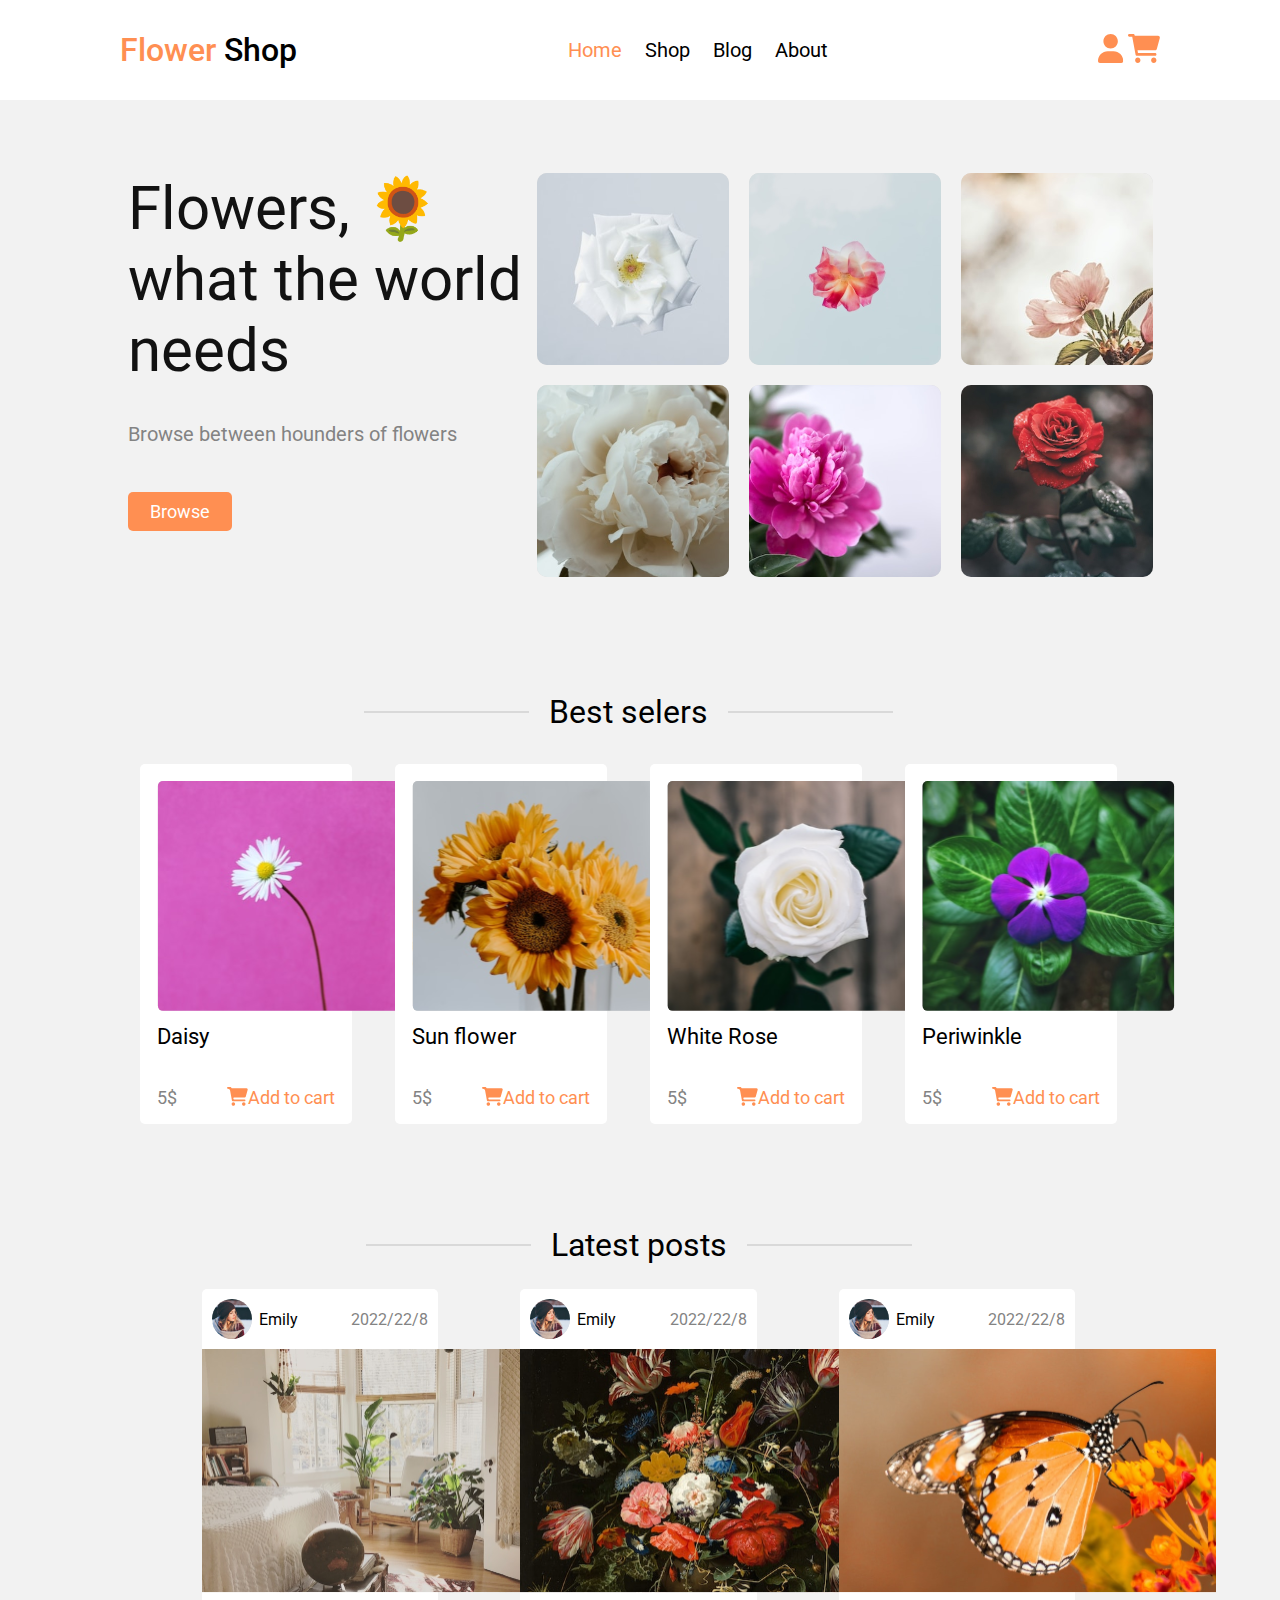
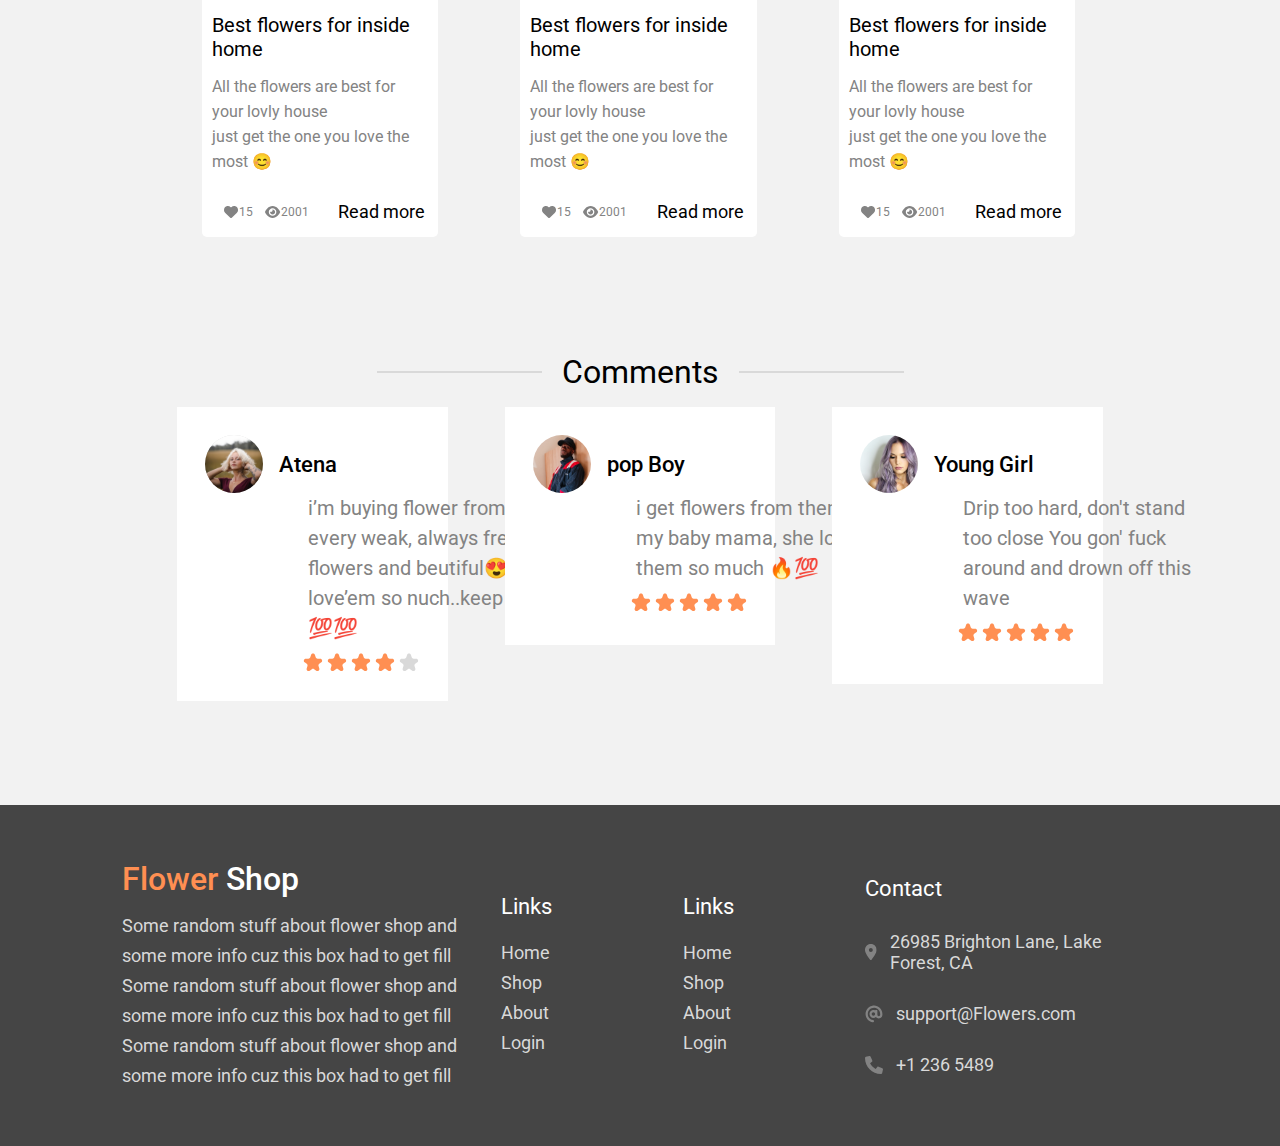
<file: page/homePage/index.html>
<!DOCTYPE html>
<html lang="en">
  <head>
    <meta charset="UTF-8" />
    <meta name="viewport" content="width=device-width, initial-scale=1.0" />
    <title>Document</title>
    <link rel="stylesheet" href="../../assets/css/reset.css" />
    <link rel="stylesheet" href="./index.css" />
  </head>

  <body>
    <div class="container">
      <nav>
        <h1>Flower <span>Shop</span></h1>
        <ul>
          <li>
            <a href="#">Home</a>
          </li>
          <li>
            <a href="#">Shop</a>
          </li>
          <li>
            <a href="#">Blog</a>
          </li>
          <li>
            <a href="#">About</a>
          </li>
        </ul>

        <div class="basket-box">
          <svg
            xmlns="http://www.w3.org/2000/svg"
            width="26"
            height="29"
            viewBox="0 0 26 29"
            fill="none"
          >
            <g clip-path="url(#clip0_40_26)">
              <path
                d="M12.629 14.5C16.6151 14.5 19.8456 11.2539 19.8456 7.25C19.8456 3.24607 16.6151 0 12.629 0C8.64299 0 5.41244 3.24607 5.41244 7.25C5.41244 11.2539 8.64299 14.5 12.629 14.5ZM15.4875 17.2188H9.77059C4.37562 17.2188 0 21.6141 0 27.0346C0 28.1187 0.875012 28.9983 1.95412 28.9983H23.3051C24.3842 29 25.2581 28.1221 25.2581 27.0346C25.2581 21.6141 20.883 17.2188 15.4875 17.2188Z"
                fill="#FF8F52"
              />
            </g>
            <defs>
              <clipPath id="clip0_40_26">
                <rect width="25.2581" height="29" fill="white" />
              </clipPath>
            </defs>
          </svg>
          <svg
            xmlns="http://www.w3.org/2000/svg"
            width="32"
            height="29"
            viewBox="0 0 32 29"
            fill="none"
          >
            <g clip-path="url(#clip0_2_9)">
              <path
                d="M5.33333 0C5.97222 0 6.52222 0.463887 6.64444 1.10506L6.72778 1.8125H30.1C31.2278 1.8125 32.1278 2.95947 31.8111 4.11551L28.8111 14.9928C28.5944 15.7744 27.8944 16.3125 27.1 16.3125H9.48333L9.99444 19.0312H27.1111C27.85 19.0312 28.4444 19.6373 28.4444 20.3906C28.4444 21.1439 27.85 21.75 27.1111 21.75H8.83889C8.25 21.75 7.7 21.2855 7.57778 20.6455L4.23 2.71875H1.33333C0.597222 2.71875 0 2.10986 0 1.35938C0 0.608887 0.597222 0 1.33333 0H5.33333ZM7.11111 26.2812C7.11111 24.7803 8.30556 23.5625 9.77778 23.5625C11.25 23.5625 12.4444 24.7803 12.4444 26.2812C12.4444 27.7822 11.25 29 9.77778 29C8.30556 29 7.11111 27.7822 7.11111 26.2812ZM28.4444 26.2812C28.4444 27.7822 27.25 29 25.7778 29C24.3056 29 23.1111 27.7822 23.1111 26.2812C23.1111 24.7803 24.3056 23.5625 25.7778 23.5625C27.25 23.5625 28.4444 24.7803 28.4444 26.2812Z"
                fill="#FF8F52"
              />
            </g>
            <defs>
              <clipPath id="clip0_2_9">
                <rect width="32" height="29" fill="white" />
              </clipPath>
            </defs>
          </svg>
        </div>
      </nav>
      <div id="home-page">
        <div class="text-box">
          <h1>
            Flowers, 🌻 <br />
            what the world <br />
            needs
          </h1>
          <p>Browse between hounders of flowers</p>
          <button>
            <a href="#">Browse</a>
          </button>
        </div>

        <div class="grid-box">
          <img src="../../assets/photo/Rectangle 25.svg" alt="" />
          <img src="../../assets/photo/Rectangle 7.svg" alt="" />
          <img src="../../assets/photo/Rectangle 5.svg" alt="" />
          <img src="../../assets/photo/Rectangle 3.svg" alt="" />
          <img src="../../assets/photo/Rectangle 4.svg" alt="" />
          <img src="../../assets/photo/Rectangle 26.svg" alt="" />
        </div>
      </div>
      <div id="best-seller-page">
        <div class="header-text">
          <hr />
          <h1>Best selers</h1>
          <hr />
        </div>

        <ul>
          <li>
            <img src="../../assets/photo/Rectangle 58.svg" alt="" />
            <h2>Daisy</h2>
            <div class="price">
              <p>5$</p>
              <div class="add-to-cart">
                <svg
                  xmlns="http://www.w3.org/2000/svg"
                  width="21"
                  height="19"
                  viewBox="0 0 21 19"
                  fill="none"
                >
                  <path
                    d="M3.46832 0C3.88379 0 4.24146 0.30167 4.32095 0.71863C4.35185 0.980983 4.57421 1.17869 4.83838 1.17869H19.5743C20.3077 1.17869 20.893 1.92457 20.6871 2.67635L18.7361 9.74994C18.5952 10.2583 18.14 10.6082 17.6234 10.6082H7.23279C6.6791 10.6082 6.2617 11.1114 6.364 11.6555C6.44256 12.0734 6.80755 12.3762 7.23279 12.3762H17.6306C18.1111 12.3762 18.4977 12.7703 18.4977 13.2602C18.4977 13.7501 18.1111 14.1442 17.6306 14.1442H5.74801C5.36505 14.1442 5.00738 13.8422 4.9279 13.426L3.09661 3.61975C2.89614 2.54625 1.95913 1.76803 0.867079 1.76803C0.388379 1.76803 0 1.37206 0 0.884015C0 0.395965 0.388379 0 0.867079 0H3.46832ZM4.62442 17.091C4.62442 16.1148 5.40118 15.3229 6.35858 15.3229C7.31598 15.3229 8.09274 16.1148 8.09274 17.091C8.09274 18.067 7.31598 18.859 6.35858 18.859C5.40118 18.859 4.62442 18.067 4.62442 17.091ZM18.4977 17.091C18.4977 18.067 17.7209 18.859 16.7635 18.859C15.8061 18.859 15.0294 18.067 15.0294 17.091C15.0294 16.1148 15.8061 15.3229 16.7635 15.3229C17.7209 15.3229 18.4977 16.1148 18.4977 17.091Z"
                    fill="#FF8F52"
                  />
                </svg>
                <p>Add to cart</p>
              </div>
            </div>
          </li>

          <li>
            <img src="../../assets/photo/Rectangle 58 (1).svg" alt="" />
            <h2>Sun flower</h2>
            <div class="price">
              <p>5$</p>
              <div class="add-to-cart">
                <svg
                  xmlns="http://www.w3.org/2000/svg"
                  width="21"
                  height="19"
                  viewBox="0 0 21 19"
                  fill="none"
                >
                  <path
                    d="M3.46832 0C3.88379 0 4.24146 0.30167 4.32095 0.71863C4.35185 0.980983 4.57421 1.17869 4.83838 1.17869H19.5743C20.3077 1.17869 20.893 1.92457 20.6871 2.67635L18.7361 9.74994C18.5952 10.2583 18.14 10.6082 17.6234 10.6082H7.23279C6.6791 10.6082 6.2617 11.1114 6.364 11.6555C6.44256 12.0734 6.80755 12.3762 7.23279 12.3762H17.6306C18.1111 12.3762 18.4977 12.7703 18.4977 13.2602C18.4977 13.7501 18.1111 14.1442 17.6306 14.1442H5.74801C5.36505 14.1442 5.00738 13.8422 4.9279 13.426L3.09661 3.61975C2.89614 2.54625 1.95913 1.76803 0.867079 1.76803C0.388379 1.76803 0 1.37206 0 0.884015C0 0.395965 0.388379 0 0.867079 0H3.46832ZM4.62442 17.091C4.62442 16.1148 5.40118 15.3229 6.35858 15.3229C7.31598 15.3229 8.09274 16.1148 8.09274 17.091C8.09274 18.067 7.31598 18.859 6.35858 18.859C5.40118 18.859 4.62442 18.067 4.62442 17.091ZM18.4977 17.091C18.4977 18.067 17.7209 18.859 16.7635 18.859C15.8061 18.859 15.0294 18.067 15.0294 17.091C15.0294 16.1148 15.8061 15.3229 16.7635 15.3229C17.7209 15.3229 18.4977 16.1148 18.4977 17.091Z"
                    fill="#FF8F52"
                  />
                </svg>
                <p>Add to cart</p>
              </div>
            </div>
          </li>

          <li>
            <img src="../../assets/photo/Rectangle 58 (2).svg" alt="" />
            <h2>White Rose</h2>
            <div class="price">
              <p>5$</p>
              <div class="add-to-cart">
                <svg
                  xmlns="http://www.w3.org/2000/svg"
                  width="21"
                  height="19"
                  viewBox="0 0 21 19"
                  fill="none"
                >
                  <path
                    d="M3.46832 0C3.88379 0 4.24146 0.30167 4.32095 0.71863C4.35185 0.980983 4.57421 1.17869 4.83838 1.17869H19.5743C20.3077 1.17869 20.893 1.92457 20.6871 2.67635L18.7361 9.74994C18.5952 10.2583 18.14 10.6082 17.6234 10.6082H7.23279C6.6791 10.6082 6.2617 11.1114 6.364 11.6555C6.44256 12.0734 6.80755 12.3762 7.23279 12.3762H17.6306C18.1111 12.3762 18.4977 12.7703 18.4977 13.2602C18.4977 13.7501 18.1111 14.1442 17.6306 14.1442H5.74801C5.36505 14.1442 5.00738 13.8422 4.9279 13.426L3.09661 3.61975C2.89614 2.54625 1.95913 1.76803 0.867079 1.76803C0.388379 1.76803 0 1.37206 0 0.884015C0 0.395965 0.388379 0 0.867079 0H3.46832ZM4.62442 17.091C4.62442 16.1148 5.40118 15.3229 6.35858 15.3229C7.31598 15.3229 8.09274 16.1148 8.09274 17.091C8.09274 18.067 7.31598 18.859 6.35858 18.859C5.40118 18.859 4.62442 18.067 4.62442 17.091ZM18.4977 17.091C18.4977 18.067 17.7209 18.859 16.7635 18.859C15.8061 18.859 15.0294 18.067 15.0294 17.091C15.0294 16.1148 15.8061 15.3229 16.7635 15.3229C17.7209 15.3229 18.4977 16.1148 18.4977 17.091Z"
                    fill="#FF8F52"
                  />
                </svg>
                <p>Add to cart</p>
              </div>
            </div>
          </li>

          <li>
            <img src="../../assets/photo/Rectangle 58 (3).svg" alt="" />
            <h2>Periwinkle</h2>
            <div class="price">
              <p>5$</p>
              <div class="add-to-cart">
                <svg
                  xmlns="http://www.w3.org/2000/svg"
                  width="21"
                  height="19"
                  viewBox="0 0 21 19"
                  fill="none"
                >
                  <path
                    d="M3.46832 0C3.88379 0 4.24146 0.30167 4.32095 0.71863C4.35185 0.980983 4.57421 1.17869 4.83838 1.17869H19.5743C20.3077 1.17869 20.893 1.92457 20.6871 2.67635L18.7361 9.74994C18.5952 10.2583 18.14 10.6082 17.6234 10.6082H7.23279C6.6791 10.6082 6.2617 11.1114 6.364 11.6555C6.44256 12.0734 6.80755 12.3762 7.23279 12.3762H17.6306C18.1111 12.3762 18.4977 12.7703 18.4977 13.2602C18.4977 13.7501 18.1111 14.1442 17.6306 14.1442H5.74801C5.36505 14.1442 5.00738 13.8422 4.9279 13.426L3.09661 3.61975C2.89614 2.54625 1.95913 1.76803 0.867079 1.76803C0.388379 1.76803 0 1.37206 0 0.884015C0 0.395965 0.388379 0 0.867079 0H3.46832ZM4.62442 17.091C4.62442 16.1148 5.40118 15.3229 6.35858 15.3229C7.31598 15.3229 8.09274 16.1148 8.09274 17.091C8.09274 18.067 7.31598 18.859 6.35858 18.859C5.40118 18.859 4.62442 18.067 4.62442 17.091ZM18.4977 17.091C18.4977 18.067 17.7209 18.859 16.7635 18.859C15.8061 18.859 15.0294 18.067 15.0294 17.091C15.0294 16.1148 15.8061 15.3229 16.7635 15.3229C17.7209 15.3229 18.4977 16.1148 18.4977 17.091Z"
                    fill="#FF8F52"
                  />
                </svg>
                <p>Add to cart</p>
              </div>
            </div>
          </li>
        </ul>
      </div>
      <div id="post-page">
        <div class="headers">
          <hr />
          <h1>Latest posts</h1>
          <hr />
        </div>

        <ul>
          <li>
            <div class="post-date">
              <div class="user-name">
                <img src="../../assets/photo/Ellipse 3.svg" alt="" />
                <h2>Emily</h2>
              </div>
              <p>2022/22/8</p>
            </div>

            <img src="../../assets/photo/Rectangle 56.svg" alt="" />

            <div class="text-box">
              <h3>Best flowers for inside home</h3>
              <p>
                All the flowers are best for your lovly house <br />
                just get the one you love the most 😊
              </p>

              <div class="post-about">
                <div class="activity">
                  <div class="like">
                    <svg
                      xmlns="http://www.w3.org/2000/svg"
                      width="15"
                      height="12"
                      viewBox="0 0 15 12"
                      fill="none"
                    >
                      <path
                        d="M0 4.0767V3.91774C0 2.002 1.38459 0.368009 3.27237 0.0533794C4.49745 -0.154638 5.7938 0.252627 6.68726 1.14746L6.69937 1.15955C6.87237 1.33227 7.15421 1.32678 7.32035 1.14746C8.23848 0.252627 9.51016 -0.154638 10.7599 0.0533794C12.6482 0.368009 14.0323 2.002 14.0323 3.91774V4.0767C14.0323 5.21408 13.5609 6.30213 12.7277 7.07774L7.77531 11.7013C7.56976 11.8931 7.29843 12 7.01614 12C6.73385 12 6.46252 11.8931 6.25697 11.7013L1.30429 7.07774C0.472219 6.30213 0 5.21408 0 4.0767Z"
                        fill="#838383"
                      />
                    </svg>
                    <p>15</p>
                  </div>
                  <div class="review">
                    <svg
                      xmlns="http://www.w3.org/2000/svg"
                      width="16"
                      height="12"
                      viewBox="0 0 16 12"
                      fill="none"
                    >
                      <path
                        d="M7.44594 3.64239C7.40676 3.54143 7.47066 3.42857 7.57895 3.42857C8.97369 3.42857 10.1053 4.55625 10.1053 6C10.1053 7.41964 8.97369 8.57143 7.57895 8.57143C6.16053 8.57143 5.05263 7.41964 5.05263 6C5.05263 5.89066 5.16723 5.82653 5.26878 5.86705C5.4621 5.94417 5.6735 6 5.89474 6C6.82369 6 7.57895 5.23125 7.57895 4.28571C7.57895 4.05816 7.52294 3.84084 7.44594 3.64239ZM12.6474 2.15893C13.879 3.32143 14.7026 4.69018 15.0921 5.67054C15.1789 5.88214 15.1789 6.11786 15.0921 6.32946C14.7026 7.28571 13.879 8.65446 12.6474 9.84107C11.4079 11.0143 9.70527 12 7.57895 12C5.45263 12 3.75 11.0143 2.51106 9.84107C1.27948 8.65446 0.456319 7.28571 0.0647664 6.32946C-0.0215888 6.11786 -0.0215888 5.88214 0.0647664 5.67054C0.456319 4.69018 1.27948 3.32143 2.51106 2.15893C3.75 0.986786 5.45263 0 7.57895 0C9.70527 0 11.4079 0.986786 12.6474 2.15893ZM7.57895 2.14286C5.48685 2.14286 3.78948 3.87054 3.78948 6C3.78948 8.12946 5.48685 9.85714 7.57895 9.85714C9.67105 9.85714 11.3684 8.12946 11.3684 6C11.3684 3.87054 9.67105 2.14286 7.57895 2.14286Z"
                        fill="#838383"
                      />
                    </svg>
                    <p>2001</p>
                  </div>
                </div>

                <a href="#">Read more</a>
              </div>
            </div>
          </li>

          <li>
            <div class="post-date">
              <div class="user-name">
                <img src="../../assets/photo/Ellipse 3.svg" alt="" />
                <h2>Emily</h2>
              </div>
              <p>2022/22/8</p>
            </div>

            <img src="../../assets/photo/Rectangle 64.svg" alt="" />

            <div class="text-box">
              <h3>Best flowers for inside home</h3>
              <p>
                All the flowers are best for your lovly house <br />
                just get the one you love the most 😊
              </p>

              <div class="post-about">
                <div class="activity">
                  <div class="like">
                    <svg
                      xmlns="http://www.w3.org/2000/svg"
                      width="15"
                      height="12"
                      viewBox="0 0 15 12"
                      fill="none"
                    >
                      <path
                        d="M0 4.0767V3.91774C0 2.002 1.38459 0.368009 3.27237 0.0533794C4.49745 -0.154638 5.7938 0.252627 6.68726 1.14746L6.69937 1.15955C6.87237 1.33227 7.15421 1.32678 7.32035 1.14746C8.23848 0.252627 9.51016 -0.154638 10.7599 0.0533794C12.6482 0.368009 14.0323 2.002 14.0323 3.91774V4.0767C14.0323 5.21408 13.5609 6.30213 12.7277 7.07774L7.77531 11.7013C7.56976 11.8931 7.29843 12 7.01614 12C6.73385 12 6.46252 11.8931 6.25697 11.7013L1.30429 7.07774C0.472219 6.30213 0 5.21408 0 4.0767Z"
                        fill="#838383"
                      />
                    </svg>
                    <p>15</p>
                  </div>
                  <div class="review">
                    <svg
                      xmlns="http://www.w3.org/2000/svg"
                      width="16"
                      height="12"
                      viewBox="0 0 16 12"
                      fill="none"
                    >
                      <path
                        d="M7.44594 3.64239C7.40676 3.54143 7.47066 3.42857 7.57895 3.42857C8.97369 3.42857 10.1053 4.55625 10.1053 6C10.1053 7.41964 8.97369 8.57143 7.57895 8.57143C6.16053 8.57143 5.05263 7.41964 5.05263 6C5.05263 5.89066 5.16723 5.82653 5.26878 5.86705C5.4621 5.94417 5.6735 6 5.89474 6C6.82369 6 7.57895 5.23125 7.57895 4.28571C7.57895 4.05816 7.52294 3.84084 7.44594 3.64239ZM12.6474 2.15893C13.879 3.32143 14.7026 4.69018 15.0921 5.67054C15.1789 5.88214 15.1789 6.11786 15.0921 6.32946C14.7026 7.28571 13.879 8.65446 12.6474 9.84107C11.4079 11.0143 9.70527 12 7.57895 12C5.45263 12 3.75 11.0143 2.51106 9.84107C1.27948 8.65446 0.456319 7.28571 0.0647664 6.32946C-0.0215888 6.11786 -0.0215888 5.88214 0.0647664 5.67054C0.456319 4.69018 1.27948 3.32143 2.51106 2.15893C3.75 0.986786 5.45263 0 7.57895 0C9.70527 0 11.4079 0.986786 12.6474 2.15893ZM7.57895 2.14286C5.48685 2.14286 3.78948 3.87054 3.78948 6C3.78948 8.12946 5.48685 9.85714 7.57895 9.85714C9.67105 9.85714 11.3684 8.12946 11.3684 6C11.3684 3.87054 9.67105 2.14286 7.57895 2.14286Z"
                        fill="#838383"
                      />
                    </svg>
                    <p>2001</p>
                  </div>
                </div>

                <a href="#">Read more</a>
              </div>
            </div>
          </li>

          <li>
            <div class="post-date">
              <div class="user-name">
                <img src="../../assets/photo/Ellipse 3.svg" alt="" />
                <h2>Emily</h2>
              </div>
              <p>2022/22/8</p>
            </div>

            <img src="../../assets/photo/Rectangle 66.svg" alt="" />

            <div class="text-box">
              <h3>Best flowers for inside home</h3>
              <p>
                All the flowers are best for your lovly house <br />
                just get the one you love the most 😊
              </p>

              <div class="post-about">
                <div class="activity">
                  <div class="like">
                    <svg
                      xmlns="http://www.w3.org/2000/svg"
                      width="15"
                      height="12"
                      viewBox="0 0 15 12"
                      fill="none"
                    >
                      <path
                        d="M0 4.0767V3.91774C0 2.002 1.38459 0.368009 3.27237 0.0533794C4.49745 -0.154638 5.7938 0.252627 6.68726 1.14746L6.69937 1.15955C6.87237 1.33227 7.15421 1.32678 7.32035 1.14746C8.23848 0.252627 9.51016 -0.154638 10.7599 0.0533794C12.6482 0.368009 14.0323 2.002 14.0323 3.91774V4.0767C14.0323 5.21408 13.5609 6.30213 12.7277 7.07774L7.77531 11.7013C7.56976 11.8931 7.29843 12 7.01614 12C6.73385 12 6.46252 11.8931 6.25697 11.7013L1.30429 7.07774C0.472219 6.30213 0 5.21408 0 4.0767Z"
                        fill="#838383"
                      />
                    </svg>
                    <p>15</p>
                  </div>
                  <div class="review">
                    <svg
                      xmlns="http://www.w3.org/2000/svg"
                      width="16"
                      height="12"
                      viewBox="0 0 16 12"
                      fill="none"
                    >
                      <path
                        d="M7.44594 3.64239C7.40676 3.54143 7.47066 3.42857 7.57895 3.42857C8.97369 3.42857 10.1053 4.55625 10.1053 6C10.1053 7.41964 8.97369 8.57143 7.57895 8.57143C6.16053 8.57143 5.05263 7.41964 5.05263 6C5.05263 5.89066 5.16723 5.82653 5.26878 5.86705C5.4621 5.94417 5.6735 6 5.89474 6C6.82369 6 7.57895 5.23125 7.57895 4.28571C7.57895 4.05816 7.52294 3.84084 7.44594 3.64239ZM12.6474 2.15893C13.879 3.32143 14.7026 4.69018 15.0921 5.67054C15.1789 5.88214 15.1789 6.11786 15.0921 6.32946C14.7026 7.28571 13.879 8.65446 12.6474 9.84107C11.4079 11.0143 9.70527 12 7.57895 12C5.45263 12 3.75 11.0143 2.51106 9.84107C1.27948 8.65446 0.456319 7.28571 0.0647664 6.32946C-0.0215888 6.11786 -0.0215888 5.88214 0.0647664 5.67054C0.456319 4.69018 1.27948 3.32143 2.51106 2.15893C3.75 0.986786 5.45263 0 7.57895 0C9.70527 0 11.4079 0.986786 12.6474 2.15893ZM7.57895 2.14286C5.48685 2.14286 3.78948 3.87054 3.78948 6C3.78948 8.12946 5.48685 9.85714 7.57895 9.85714C9.67105 9.85714 11.3684 8.12946 11.3684 6C11.3684 3.87054 9.67105 2.14286 7.57895 2.14286Z"
                        fill="#838383"
                      />
                    </svg>
                    <p>2001</p>
                  </div>
                </div>

                <a href="#">Read more</a>
              </div>
            </div>
          </li>
        </ul>
      </div>
      <div id="comments-page">
        <div class="headers">
          <hr />
          <h1>Comments</h1>
          <hr />
        </div>

        <ul>
          <li>
            <div class="name">
              <img src="../../assets/photo/Ellipse 4.svg" alt="" />
              <h2>Atena</h2>
            </div>

            <p>
              i’m buying flower from them every weak, always fresh flowers and
              beutiful😍🌻... love’em so nuch..keep going 💯💯
            </p>
            <div class="stars">
              <svg
                xmlns="http://www.w3.org/2000/svg"
                width="20"
                height="19"
                viewBox="0 0 20 19"
                fill="none"
              >
                <path
                  d="M8.09789 1.8541C8.69659 0.011477 11.3034 0.0114784 11.9021 1.8541L12.6942 4.2918C12.9619 5.11584 13.7298 5.67376 14.5963 5.67376H17.1594C19.0969 5.67376 19.9024 8.15299 18.335 9.29179L16.2614 10.7984C15.5604 11.3077 15.2671 12.2104 15.5348 13.0344L16.3269 15.4721C16.9256 17.3148 14.8166 18.847 13.2492 17.7082L11.1756 16.2016C10.4746 15.6923 9.5254 15.6923 8.82443 16.2016L6.7508 17.7082C5.18337 18.847 3.07441 17.3148 3.67312 15.4721L4.46517 13.0344C4.73292 12.2104 4.43961 11.3077 3.73863 10.7984L1.665 9.29179C0.0975747 8.15299 0.903127 5.67376 2.84057 5.67376H5.40372C6.27017 5.67376 7.03808 5.11584 7.30583 4.2918L8.09789 1.8541Z"
                  fill="#FF8F52"
                />
              </svg>
              <svg
                xmlns="http://www.w3.org/2000/svg"
                width="20"
                height="19"
                viewBox="0 0 20 19"
                fill="none"
              >
                <path
                  d="M8.09789 1.8541C8.69659 0.011477 11.3034 0.0114784 11.9021 1.8541L12.6942 4.2918C12.9619 5.11584 13.7298 5.67376 14.5963 5.67376H17.1594C19.0969 5.67376 19.9024 8.15299 18.335 9.29179L16.2614 10.7984C15.5604 11.3077 15.2671 12.2104 15.5348 13.0344L16.3269 15.4721C16.9256 17.3148 14.8166 18.847 13.2492 17.7082L11.1756 16.2016C10.4746 15.6923 9.5254 15.6923 8.82443 16.2016L6.7508 17.7082C5.18337 18.847 3.07441 17.3148 3.67312 15.4721L4.46517 13.0344C4.73292 12.2104 4.43961 11.3077 3.73863 10.7984L1.665 9.29179C0.0975747 8.15299 0.903127 5.67376 2.84057 5.67376H5.40372C6.27017 5.67376 7.03808 5.11584 7.30583 4.2918L8.09789 1.8541Z"
                  fill="#FF8F52"
                />
              </svg>
              <svg
                xmlns="http://www.w3.org/2000/svg"
                width="20"
                height="19"
                viewBox="0 0 20 19"
                fill="none"
              >
                <path
                  d="M8.09789 1.8541C8.69659 0.011477 11.3034 0.0114784 11.9021 1.8541L12.6942 4.2918C12.9619 5.11584 13.7298 5.67376 14.5963 5.67376H17.1594C19.0969 5.67376 19.9024 8.15299 18.335 9.29179L16.2614 10.7984C15.5604 11.3077 15.2671 12.2104 15.5348 13.0344L16.3269 15.4721C16.9256 17.3148 14.8166 18.847 13.2492 17.7082L11.1756 16.2016C10.4746 15.6923 9.5254 15.6923 8.82443 16.2016L6.7508 17.7082C5.18337 18.847 3.07441 17.3148 3.67312 15.4721L4.46517 13.0344C4.73292 12.2104 4.43961 11.3077 3.73863 10.7984L1.665 9.29179C0.0975747 8.15299 0.903127 5.67376 2.84057 5.67376H5.40372C6.27017 5.67376 7.03808 5.11584 7.30583 4.2918L8.09789 1.8541Z"
                  fill="#FF8F52"
                />
              </svg>
              <svg
                xmlns="http://www.w3.org/2000/svg"
                width="20"
                height="19"
                viewBox="0 0 20 19"
                fill="none"
              >
                <path
                  d="M8.09789 1.8541C8.69659 0.011477 11.3034 0.0114784 11.9021 1.8541L12.6942 4.2918C12.9619 5.11584 13.7298 5.67376 14.5963 5.67376H17.1594C19.0969 5.67376 19.9024 8.15299 18.335 9.29179L16.2614 10.7984C15.5604 11.3077 15.2671 12.2104 15.5348 13.0344L16.3269 15.4721C16.9256 17.3148 14.8166 18.847 13.2492 17.7082L11.1756 16.2016C10.4746 15.6923 9.5254 15.6923 8.82443 16.2016L6.7508 17.7082C5.18337 18.847 3.07441 17.3148 3.67312 15.4721L4.46517 13.0344C4.73292 12.2104 4.43961 11.3077 3.73863 10.7984L1.665 9.29179C0.0975747 8.15299 0.903127 5.67376 2.84057 5.67376H5.40372C6.27017 5.67376 7.03808 5.11584 7.30583 4.2918L8.09789 1.8541Z"
                  fill="#FF8F52"
                />
              </svg>
              <svg
                xmlns="http://www.w3.org/2000/svg"
                width="20"
                height="19"
                viewBox="0 0 20 19"
                fill="none"
              >
                <path
                  d="M8.09789 1.8541C8.69659 0.011477 11.3034 0.0114784 11.9021 1.8541L12.6942 4.2918C12.9619 5.11584 13.7298 5.67376 14.5963 5.67376H17.1594C19.0969 5.67376 19.9024 8.15299 18.335 9.29179L16.2614 10.7984C15.5604 11.3077 15.2671 12.2104 15.5348 13.0344L16.3269 15.4721C16.9256 17.3148 14.8166 18.847 13.2492 17.7082L11.1756 16.2016C10.4746 15.6923 9.5254 15.6923 8.82443 16.2016L6.7508 17.7082C5.18337 18.847 3.07441 17.3148 3.67312 15.4721L4.46517 13.0344C4.73292 12.2104 4.43961 11.3077 3.73863 10.7984L1.665 9.29179C0.0975747 8.15299 0.903127 5.67376 2.84057 5.67376H5.40372C6.27017 5.67376 7.03808 5.11584 7.30583 4.2918L8.09789 1.8541Z"
                  fill="#D9D9D9"
                />
              </svg>
            </div>
          </li>

          <li>
            <div class="name">
              <img src="../../assets/photo/Ellipse 5.svg" alt="" />
              <h2>pop Boy</h2>
            </div>

            <p>
              i get flowers from them for my baby mama, she love them so much
              🔥💯
            </p>
            <div class="stars">
              <svg
                xmlns="http://www.w3.org/2000/svg"
                width="20"
                height="19"
                viewBox="0 0 20 19"
                fill="none"
              >
                <path
                  d="M8.09789 1.8541C8.69659 0.011477 11.3034 0.0114784 11.9021 1.8541L12.6942 4.2918C12.9619 5.11584 13.7298 5.67376 14.5963 5.67376H17.1594C19.0969 5.67376 19.9024 8.15299 18.335 9.29179L16.2614 10.7984C15.5604 11.3077 15.2671 12.2104 15.5348 13.0344L16.3269 15.4721C16.9256 17.3148 14.8166 18.847 13.2492 17.7082L11.1756 16.2016C10.4746 15.6923 9.5254 15.6923 8.82443 16.2016L6.7508 17.7082C5.18337 18.847 3.07441 17.3148 3.67312 15.4721L4.46517 13.0344C4.73292 12.2104 4.43961 11.3077 3.73863 10.7984L1.665 9.29179C0.0975747 8.15299 0.903127 5.67376 2.84057 5.67376H5.40372C6.27017 5.67376 7.03808 5.11584 7.30583 4.2918L8.09789 1.8541Z"
                  fill="#FF8F52"
                />
              </svg>
              <svg
                xmlns="http://www.w3.org/2000/svg"
                width="20"
                height="19"
                viewBox="0 0 20 19"
                fill="none"
              >
                <path
                  d="M8.09789 1.8541C8.69659 0.011477 11.3034 0.0114784 11.9021 1.8541L12.6942 4.2918C12.9619 5.11584 13.7298 5.67376 14.5963 5.67376H17.1594C19.0969 5.67376 19.9024 8.15299 18.335 9.29179L16.2614 10.7984C15.5604 11.3077 15.2671 12.2104 15.5348 13.0344L16.3269 15.4721C16.9256 17.3148 14.8166 18.847 13.2492 17.7082L11.1756 16.2016C10.4746 15.6923 9.5254 15.6923 8.82443 16.2016L6.7508 17.7082C5.18337 18.847 3.07441 17.3148 3.67312 15.4721L4.46517 13.0344C4.73292 12.2104 4.43961 11.3077 3.73863 10.7984L1.665 9.29179C0.0975747 8.15299 0.903127 5.67376 2.84057 5.67376H5.40372C6.27017 5.67376 7.03808 5.11584 7.30583 4.2918L8.09789 1.8541Z"
                  fill="#FF8F52"
                />
              </svg>
              <svg
                xmlns="http://www.w3.org/2000/svg"
                width="20"
                height="19"
                viewBox="0 0 20 19"
                fill="none"
              >
                <path
                  d="M8.09789 1.8541C8.69659 0.011477 11.3034 0.0114784 11.9021 1.8541L12.6942 4.2918C12.9619 5.11584 13.7298 5.67376 14.5963 5.67376H17.1594C19.0969 5.67376 19.9024 8.15299 18.335 9.29179L16.2614 10.7984C15.5604 11.3077 15.2671 12.2104 15.5348 13.0344L16.3269 15.4721C16.9256 17.3148 14.8166 18.847 13.2492 17.7082L11.1756 16.2016C10.4746 15.6923 9.5254 15.6923 8.82443 16.2016L6.7508 17.7082C5.18337 18.847 3.07441 17.3148 3.67312 15.4721L4.46517 13.0344C4.73292 12.2104 4.43961 11.3077 3.73863 10.7984L1.665 9.29179C0.0975747 8.15299 0.903127 5.67376 2.84057 5.67376H5.40372C6.27017 5.67376 7.03808 5.11584 7.30583 4.2918L8.09789 1.8541Z"
                  fill="#FF8F52"
                />
              </svg>
              <svg
                xmlns="http://www.w3.org/2000/svg"
                width="20"
                height="19"
                viewBox="0 0 20 19"
                fill="none"
              >
                <path
                  d="M8.09789 1.8541C8.69659 0.011477 11.3034 0.0114784 11.9021 1.8541L12.6942 4.2918C12.9619 5.11584 13.7298 5.67376 14.5963 5.67376H17.1594C19.0969 5.67376 19.9024 8.15299 18.335 9.29179L16.2614 10.7984C15.5604 11.3077 15.2671 12.2104 15.5348 13.0344L16.3269 15.4721C16.9256 17.3148 14.8166 18.847 13.2492 17.7082L11.1756 16.2016C10.4746 15.6923 9.5254 15.6923 8.82443 16.2016L6.7508 17.7082C5.18337 18.847 3.07441 17.3148 3.67312 15.4721L4.46517 13.0344C4.73292 12.2104 4.43961 11.3077 3.73863 10.7984L1.665 9.29179C0.0975747 8.15299 0.903127 5.67376 2.84057 5.67376H5.40372C6.27017 5.67376 7.03808 5.11584 7.30583 4.2918L8.09789 1.8541Z"
                  fill="#FF8F52"
                />
              </svg>
              <svg
                xmlns="http://www.w3.org/2000/svg"
                width="20"
                height="19"
                viewBox="0 0 20 19"
                fill="none"
              >
                <path
                  d="M8.09789 1.8541C8.69659 0.011477 11.3034 0.0114784 11.9021 1.8541L12.6942 4.2918C12.9619 5.11584 13.7298 5.67376 14.5963 5.67376H17.1594C19.0969 5.67376 19.9024 8.15299 18.335 9.29179L16.2614 10.7984C15.5604 11.3077 15.2671 12.2104 15.5348 13.0344L16.3269 15.4721C16.9256 17.3148 14.8166 18.847 13.2492 17.7082L11.1756 16.2016C10.4746 15.6923 9.5254 15.6923 8.82443 16.2016L6.7508 17.7082C5.18337 18.847 3.07441 17.3148 3.67312 15.4721L4.46517 13.0344C4.73292 12.2104 4.43961 11.3077 3.73863 10.7984L1.665 9.29179C0.0975747 8.15299 0.903127 5.67376 2.84057 5.67376H5.40372C6.27017 5.67376 7.03808 5.11584 7.30583 4.2918L8.09789 1.8541Z"
                  fill="#FF8F52"
                />
              </svg>
            </div>
          </li>

          <li>
            <div class="name">
              <img src="../../assets/photo/Ellipse 6.svg" alt="" />
              <h2>Young Girl</h2>
            </div>

            <p>
              Drip too hard, don't stand too close You gon' fuck around and
              drown off this wave
            </p>
            <div class="stars">
              <svg
                xmlns="http://www.w3.org/2000/svg"
                width="20"
                height="19"
                viewBox="0 0 20 19"
                fill="none"
              >
                <path
                  d="M8.09789 1.8541C8.69659 0.011477 11.3034 0.0114784 11.9021 1.8541L12.6942 4.2918C12.9619 5.11584 13.7298 5.67376 14.5963 5.67376H17.1594C19.0969 5.67376 19.9024 8.15299 18.335 9.29179L16.2614 10.7984C15.5604 11.3077 15.2671 12.2104 15.5348 13.0344L16.3269 15.4721C16.9256 17.3148 14.8166 18.847 13.2492 17.7082L11.1756 16.2016C10.4746 15.6923 9.5254 15.6923 8.82443 16.2016L6.7508 17.7082C5.18337 18.847 3.07441 17.3148 3.67312 15.4721L4.46517 13.0344C4.73292 12.2104 4.43961 11.3077 3.73863 10.7984L1.665 9.29179C0.0975747 8.15299 0.903127 5.67376 2.84057 5.67376H5.40372C6.27017 5.67376 7.03808 5.11584 7.30583 4.2918L8.09789 1.8541Z"
                  fill="#FF8F52"
                />
              </svg>
              <svg
                xmlns="http://www.w3.org/2000/svg"
                width="20"
                height="19"
                viewBox="0 0 20 19"
                fill="none"
              >
                <path
                  d="M8.09789 1.8541C8.69659 0.011477 11.3034 0.0114784 11.9021 1.8541L12.6942 4.2918C12.9619 5.11584 13.7298 5.67376 14.5963 5.67376H17.1594C19.0969 5.67376 19.9024 8.15299 18.335 9.29179L16.2614 10.7984C15.5604 11.3077 15.2671 12.2104 15.5348 13.0344L16.3269 15.4721C16.9256 17.3148 14.8166 18.847 13.2492 17.7082L11.1756 16.2016C10.4746 15.6923 9.5254 15.6923 8.82443 16.2016L6.7508 17.7082C5.18337 18.847 3.07441 17.3148 3.67312 15.4721L4.46517 13.0344C4.73292 12.2104 4.43961 11.3077 3.73863 10.7984L1.665 9.29179C0.0975747 8.15299 0.903127 5.67376 2.84057 5.67376H5.40372C6.27017 5.67376 7.03808 5.11584 7.30583 4.2918L8.09789 1.8541Z"
                  fill="#FF8F52"
                />
              </svg>
              <svg
                xmlns="http://www.w3.org/2000/svg"
                width="20"
                height="19"
                viewBox="0 0 20 19"
                fill="none"
              >
                <path
                  d="M8.09789 1.8541C8.69659 0.011477 11.3034 0.0114784 11.9021 1.8541L12.6942 4.2918C12.9619 5.11584 13.7298 5.67376 14.5963 5.67376H17.1594C19.0969 5.67376 19.9024 8.15299 18.335 9.29179L16.2614 10.7984C15.5604 11.3077 15.2671 12.2104 15.5348 13.0344L16.3269 15.4721C16.9256 17.3148 14.8166 18.847 13.2492 17.7082L11.1756 16.2016C10.4746 15.6923 9.5254 15.6923 8.82443 16.2016L6.7508 17.7082C5.18337 18.847 3.07441 17.3148 3.67312 15.4721L4.46517 13.0344C4.73292 12.2104 4.43961 11.3077 3.73863 10.7984L1.665 9.29179C0.0975747 8.15299 0.903127 5.67376 2.84057 5.67376H5.40372C6.27017 5.67376 7.03808 5.11584 7.30583 4.2918L8.09789 1.8541Z"
                  fill="#FF8F52"
                />
              </svg>
              <svg
                xmlns="http://www.w3.org/2000/svg"
                width="20"
                height="19"
                viewBox="0 0 20 19"
                fill="none"
              >
                <path
                  d="M8.09789 1.8541C8.69659 0.011477 11.3034 0.0114784 11.9021 1.8541L12.6942 4.2918C12.9619 5.11584 13.7298 5.67376 14.5963 5.67376H17.1594C19.0969 5.67376 19.9024 8.15299 18.335 9.29179L16.2614 10.7984C15.5604 11.3077 15.2671 12.2104 15.5348 13.0344L16.3269 15.4721C16.9256 17.3148 14.8166 18.847 13.2492 17.7082L11.1756 16.2016C10.4746 15.6923 9.5254 15.6923 8.82443 16.2016L6.7508 17.7082C5.18337 18.847 3.07441 17.3148 3.67312 15.4721L4.46517 13.0344C4.73292 12.2104 4.43961 11.3077 3.73863 10.7984L1.665 9.29179C0.0975747 8.15299 0.903127 5.67376 2.84057 5.67376H5.40372C6.27017 5.67376 7.03808 5.11584 7.30583 4.2918L8.09789 1.8541Z"
                  fill="#FF8F52"
                />
              </svg>
              <svg
                xmlns="http://www.w3.org/2000/svg"
                width="20"
                height="19"
                viewBox="0 0 20 19"
                fill="none"
              >
                <path
                  d="M8.09789 1.8541C8.69659 0.011477 11.3034 0.0114784 11.9021 1.8541L12.6942 4.2918C12.9619 5.11584 13.7298 5.67376 14.5963 5.67376H17.1594C19.0969 5.67376 19.9024 8.15299 18.335 9.29179L16.2614 10.7984C15.5604 11.3077 15.2671 12.2104 15.5348 13.0344L16.3269 15.4721C16.9256 17.3148 14.8166 18.847 13.2492 17.7082L11.1756 16.2016C10.4746 15.6923 9.5254 15.6923 8.82443 16.2016L6.7508 17.7082C5.18337 18.847 3.07441 17.3148 3.67312 15.4721L4.46517 13.0344C4.73292 12.2104 4.43961 11.3077 3.73863 10.7984L1.665 9.29179C0.0975747 8.15299 0.903127 5.67376 2.84057 5.67376H5.40372C6.27017 5.67376 7.03808 5.11584 7.30583 4.2918L8.09789 1.8541Z"
                  fill="#FF8F52"
                />
              </svg>
            </div>
          </li>
        </ul>
      </div>
      <div id="contact-page">
        <div class="left-box">
          <h1>Flower <span>Shop</span></h1>
          <p>
            Some random stuff about flower shop and some more info cuz this box
            had to get fill Some random stuff about flower shop and some more
            info cuz this box had to get fill Some random stuff about flower
            shop and some more info cuz this box had to get fill
          </p>
        </div>

        <ul class="links">
          <li>
            <h2>Links</h2>
            <a href="#">Home</a>
            <a href="#">Shop</a>
            <a href="#">About</a>
            <a href="#">Login</a>
          </li>

          <li>
            <h2>Links</h2>
            <a href="#">Home</a>
            <a href="#">Shop</a>
            <a href="#">About</a>
            <a href="#">Login</a>
          </li>
        </ul>

        <ul class="contact">
          <li>Contact</li>
          <li>
            <svg
              xmlns="http://www.w3.org/2000/svg"
              width="13"
              height="18"
              viewBox="0 0 13 18"
              fill="none"
            >
              <g clip-path="url(#clip0_40_128)">
                <path
                  d="M5.69766 17.55C3.93047 15.293 0 9.82266 0 6.75C0 3.02203 2.9101 0 6.5 0C10.0885 0 13 3.02203 13 6.75C13 9.82266 9.03906 15.293 7.30234 17.55C6.88594 18.0879 6.11406 18.0879 5.69766 17.55ZM6.5 9C7.69505 9 8.66667 7.99102 8.66667 6.75C8.66667 5.50898 7.69505 4.5 6.5 4.5C5.30495 4.5 4.33333 5.50898 4.33333 6.75C4.33333 7.99102 5.30495 9 6.5 9Z"
                  fill="#838383"
                />
              </g>
              <defs>
                <clipPath id="clip0_40_128">
                  <rect width="13" height="18" fill="white" />
                </clipPath>
              </defs>
            </svg>
            <a href="#">26985 Brighton Lane, Lake Forest, CA</a>
          </li>
          <li>
            <svg
              xmlns="http://www.w3.org/2000/svg"
              width="18"
              height="18"
              viewBox="0 0 18 18"
              fill="none"
            >
              <g clip-path="url(#clip0_40_135)">
                <path
                  d="M7.30547 0.728783C4.02012 1.37285 1.37461 4.02152 0.731248 7.30652C-0.240471 12.26 3.14472 16.6651 7.73086 17.3296C8.39918 17.4311 9.00246 16.8985 9.00246 16.2225L9.00246 16.1992C9.00246 15.6458 8.60028 15.1839 8.05887 15.1009C5.09344 14.6446 2.81356 12.0729 2.81356 8.97668C2.81356 5.3591 5.92875 2.4552 9.61277 2.81028C12.831 3.12208 15.1886 6.01828 15.1886 9.2509V9.81903C15.1886 10.5956 14.5579 11.227 13.7823 11.227C13.0068 11.227 12.3757 10.5956 12.3757 9.81903V5.59676C12.3757 5.28573 12.124 5.03356 11.8129 5.03356L10.6886 5.03368C10.4319 5.03368 10.2245 5.20918 10.157 5.44431C9.28336 5.01716 8.25012 4.86845 7.13145 5.2648C5.76914 5.7475 4.7366 6.98429 4.53973 8.41621C4.20634 10.8423 6.07992 12.9162 8.43856 12.9162C9.36809 12.9162 10.2115 12.5807 10.8851 12.0415C11.7288 13.1419 13.1783 13.7533 14.7312 13.3595C16.3547 12.9832 17.4375 11.3941 17.4059 9.74531V9.01054C17.4059 3.76523 12.6984 -0.328085 7.30547 0.728783ZM8.40586 10.698C7.47527 10.698 6.71836 9.94007 6.71836 9.00878C6.71836 8.07749 7.47527 7.31952 8.40586 7.31952C9.33644 7.31952 10.0934 8.07749 10.0934 9.00878C10.0934 9.94007 9.36914 10.698 8.40586 10.698Z"
                  fill="#838383"
                />
              </g>
              <defs>
                <clipPath id="clip0_40_135">
                  <rect width="18" height="18" fill="white" />
                </clipPath>
              </defs>
            </svg>
            <a href="#">support@Flowers.com</a>
          </li>
          <li>
            <svg
              xmlns="http://www.w3.org/2000/svg"
              width="18"
              height="18"
              viewBox="0 0 18 18"
              fill="none"
            >
              <g clip-path="url(#clip0_40_132)">
                <path
                  d="M17.9719 13.6054L17.1545 17.1492C17.0397 17.6502 16.5994 18.0007 16.0836 18.0007C7.21406 18 0 10.7859 0 1.91598C0 1.40059 0.350473 0.959728 0.851484 0.845471L4.39523 0.0280878C4.91133 -0.0915138 5.43867 0.176377 5.65313 0.665119L7.28859 4.47957C7.47977 4.92887 7.35082 5.45235 6.97289 5.76102L5.08008 7.28082C6.27469 9.71434 8.25328 11.6929 10.6875 12.8882L12.2372 10.9968C12.5426 10.6179 13.07 10.4867 13.5193 10.6813L17.3338 12.3164C17.7926 12.5578 18.0914 13.0922 17.9719 13.6054Z"
                  fill="#838383"
                />
              </g>
              <defs>
                <clipPath id="clip0_40_132">
                  <rect width="18" height="18" fill="white" />
                </clipPath>
              </defs>
            </svg>
            <a href="#">+1 236 5489</a>
          </li>
        </ul>
      </div>
    </div>
  </body>
</html>
</file>
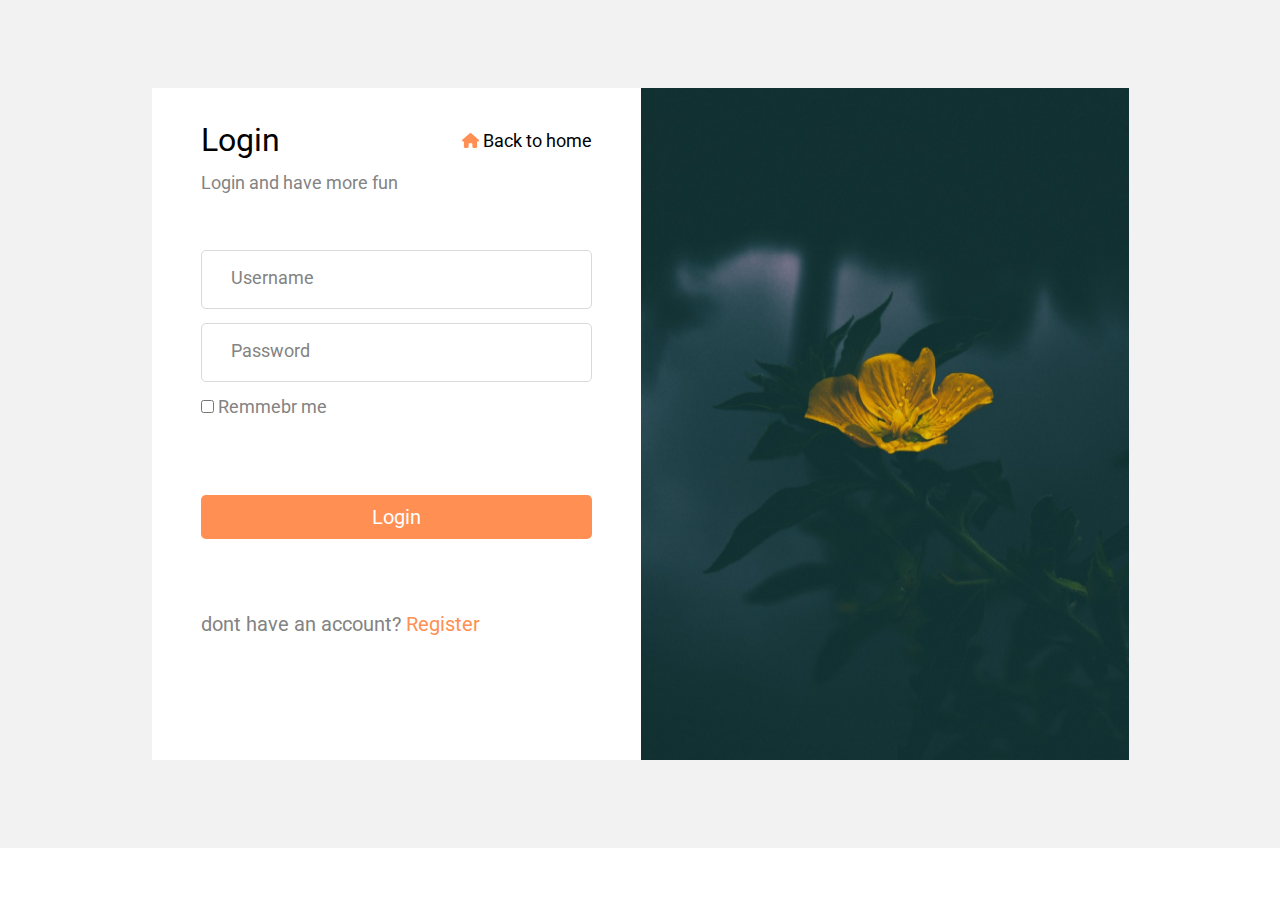
<file: page/loginPage/index.html>
<!DOCTYPE html>
<html lang="en">
<head>
    <meta charset="UTF-8">
    <meta name="viewport" content="width=device-width, initial-scale=1.0">
    <title>Document</title>
    <link rel="stylesheet" href="https://cdn.jsdelivr.net/npm/bootstrap-icons@1.11.1/font/bootstrap-icons.css" integrity="sha384-4LISF5TTJX/fLmGSxO53rV4miRxdg84mZsxmO8Rx5jGtp/LbrixFETvWa5a6sESd" crossorigin="anonymous">
    <link rel="stylesheet" href="../../assets/css/reset.css">
    <link rel="stylesheet" href="./index.css">
</head>
<body>
    <div id="login-page">
        <main>
            <div class="form-container">
                <div class="login-header">
                    <h1>Login</h1>
                    <div class="back-to-home">
                        <svg xmlns="http://www.w3.org/2000/svg" width="17" height="15" viewBox="0 0 17 15" fill="none">
                            <g clip-path="url(#clip0_48_125)">
                              <path d="M16.9941 7.48535C16.9941 8.0127 16.5514 8.42578 16.0497 8.42578H15.1052L15.1259 13.1162C15.1259 13.1982 15.12 13.2744 15.1111 13.3535V13.8281C15.1111 14.4756 14.5828 15 13.9306 15H13.4583C13.4259 15 13.3934 14.9736 13.3609 14.9971C13.3196 14.9736 13.2783 15 13.237 15H11.5694C10.9172 15 10.3889 14.4756 10.3889 13.8281V11.25C10.3889 10.7314 9.96684 10.3125 9.44444 10.3125H7.55555C7.03316 10.3125 6.61111 10.7314 6.61111 11.25V13.8281C6.61111 14.4756 6.08281 15 5.43055 15H3.78073C3.73646 15 3.69219 14.9971 3.64792 14.9941C3.6125 14.9971 3.57708 15 3.54167 15H3.06944C2.41748 15 1.88889 14.4756 1.88889 13.8281V10.5469C1.88889 10.5205 1.88977 10.4912 1.89154 10.4648V8.42578H0.94592C0.413785 8.42578 0 8.0127 0 7.48535C0 7.22168 0.0886597 6.9873 0.295434 6.78223L7.8625 0.234844C8.0691 0.0293555 8.30521 0 8.5118 0C8.7184 0 8.95451 0.0587109 9.13455 0.205488L16.6694 6.78223C16.9056 6.9873 17.0266 7.22168 16.9941 7.48535Z" fill="#FF8F52"/>
                            </g>
                            <defs>
                              <clipPath id="clip0_48_125">
                                <rect width="17" height="15" fill="white"/>
                              </clipPath>
                            </defs>
                          </svg>
                          <h2>Back to home</h2>
                    </div>
                </div>
                <p>Login and have more fun</p>
    
                <form action="">
                    <input type="text" placeholder="Username" class="text-input">
                    <div class="password">
                        <input type="password" placeholder="Password" class="password-input">
                        <i class="bi bi-eye-slash-fill"></i>
                        <i class="bi bi-eye-fill"></i>
                    </div>
                    <label for="">
                        <input type="checkbox" class="checkbox">
                        Remmebr me
                    </label>
    
                     <button>
                        <a href="#">Login</a>
                     </button>
                     
                     <p>dont have an account? 
                        <a href="#">Register</a>
                     </p>
                </form>
            </div>
    
            <img src="../../assets/photo/Rectangle 49.png" alt="">
        </main>
    </div>
</body>
<script src="./index.js"></script>
</html>
</file>
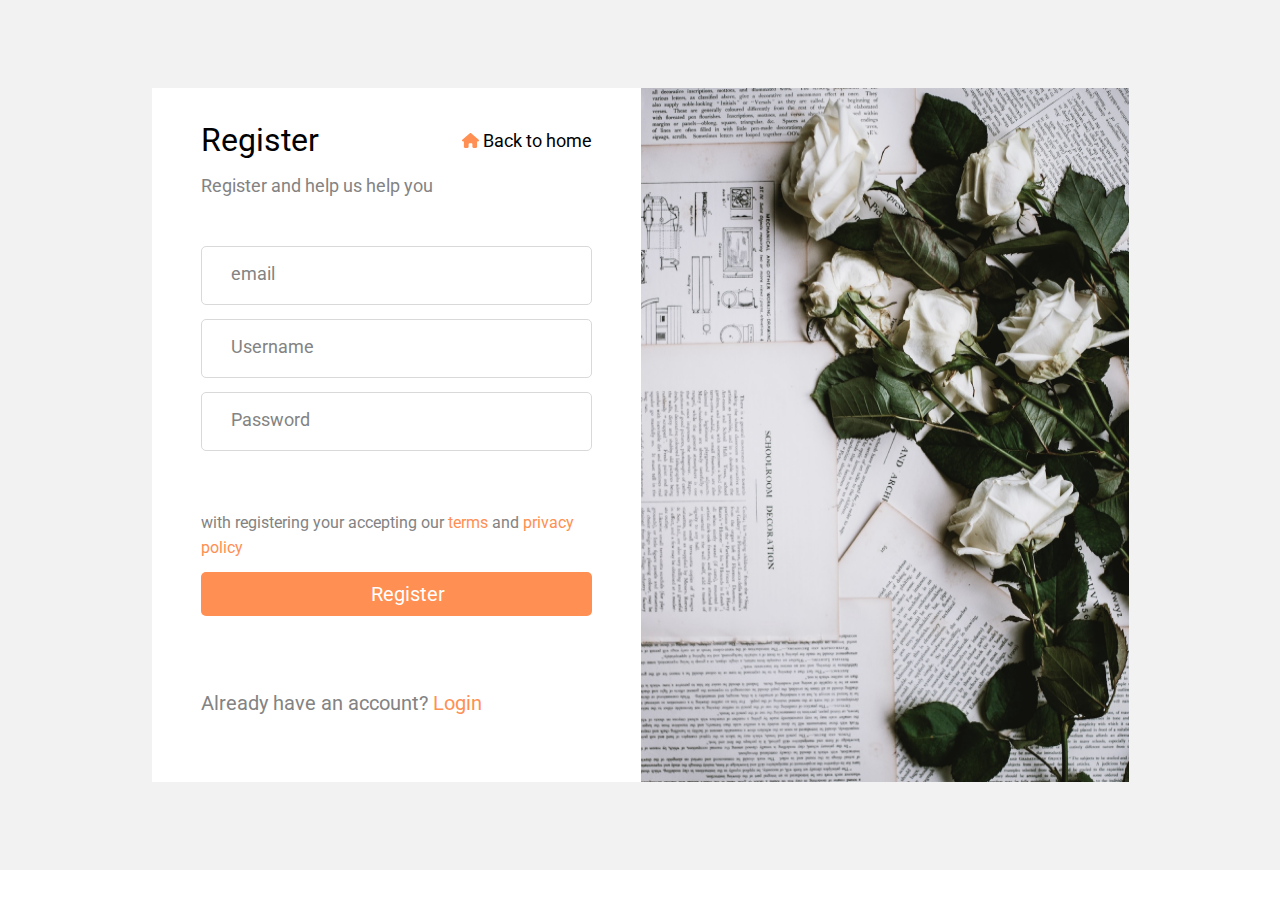
<file: page/registerPage/index.html>
<!DOCTYPE html>
<html lang="en">
<head>
    <meta charset="UTF-8">
    <meta name="viewport" content="width=device-width, initial-scale=1.0">
    <title>Document</title>
    <link rel="stylesheet" href="https://cdn.jsdelivr.net/npm/bootstrap-icons@1.11.1/font/bootstrap-icons.css" integrity="sha384-4LISF5TTJX/fLmGSxO53rV4miRxdg84mZsxmO8Rx5jGtp/LbrixFETvWa5a6sESd" crossorigin="anonymous">
    <link rel="stylesheet" href="../../assets/css/reset.css">
    <link rel="stylesheet" href="./index.css">
</head>
<body>
    <div id="register-page">
        <main>
            <div class="form-container">
                <div class="register-header">
                    <h1>Register</h1>
                    <div class="back-to-home">
                        <svg xmlns="http://www.w3.org/2000/svg" width="17" height="15" viewBox="0 0 17 15" fill="none">
                            <g clip-path="url(#clip0_48_125)">
                              <path d="M16.9941 7.48535C16.9941 8.0127 16.5514 8.42578 16.0497 8.42578H15.1052L15.1259 13.1162C15.1259 13.1982 15.12 13.2744 15.1111 13.3535V13.8281C15.1111 14.4756 14.5828 15 13.9306 15H13.4583C13.4259 15 13.3934 14.9736 13.3609 14.9971C13.3196 14.9736 13.2783 15 13.237 15H11.5694C10.9172 15 10.3889 14.4756 10.3889 13.8281V11.25C10.3889 10.7314 9.96684 10.3125 9.44444 10.3125H7.55555C7.03316 10.3125 6.61111 10.7314 6.61111 11.25V13.8281C6.61111 14.4756 6.08281 15 5.43055 15H3.78073C3.73646 15 3.69219 14.9971 3.64792 14.9941C3.6125 14.9971 3.57708 15 3.54167 15H3.06944C2.41748 15 1.88889 14.4756 1.88889 13.8281V10.5469C1.88889 10.5205 1.88977 10.4912 1.89154 10.4648V8.42578H0.94592C0.413785 8.42578 0 8.0127 0 7.48535C0 7.22168 0.0886597 6.9873 0.295434 6.78223L7.8625 0.234844C8.0691 0.0293555 8.30521 0 8.5118 0C8.7184 0 8.95451 0.0587109 9.13455 0.205488L16.6694 6.78223C16.9056 6.9873 17.0266 7.22168 16.9941 7.48535Z" fill="#FF8F52"/>
                            </g>
                            <defs>
                              <clipPath id="clip0_48_125">
                                <rect width="17" height="15" fill="white"/>
                              </clipPath>
                            </defs>
                          </svg>
                          <h2>Back to home</h2>
                    </div>
                </div>
                <p class="help">Register and help us help you</p>
    
                <form action="">
                    <input type="email" placeholder="email" class="email-input">
                    <input type="text" placeholder="Username" class="name-input">
                    <div class="password">
                        <input type="password" placeholder="Password" class="password-input">
                        <i class="bi bi-eye-slash-fill"></i>
                        <i class="bi bi-eye-fill"></i>
                    </div>

                    <p class="error-msj-1">Fill all the data</p>
                    <p class="error-msj-2">User already exist</p>

                    <p class="rule">with registering your accepting our <span>terms</span> and <span>privacy <br> policy</span></p>
                     <button>
                        <a href="#">Register</a>
                     </button>
                     
                     <p>Already have an account?
                        <a href="#">Login</a>
                     </p>
                </form>
            </div>
    
            <img src="../../assets/photo/Rectangle 49 (1).png" alt="">
        </main>
    </div>
</body>
<script src="./index.js"></script>
</html>
</file>
<file: page/homePage/index.css>
@import url("https://fonts.googleapis.com/css2?family=Roboto:ital,wght@0,100;0,300;0,400;0,500;0,700;0,900;1,100;1,300;1,400;1,500;1,700;1,900&display=swap");
.container nav {
  width: 100%;
  padding: 31px 120px;
  display: flex;
  justify-content: space-between;
  align-items: center;
}
.container nav h1 {
  color: #ff8f52;
  font-family: Roboto;
  font-size: 32px;
  font-style: normal;
  font-weight: 500;
  line-height: normal;
}
.container nav h1 span {
  color: #000;
  font-family: Roboto;
  font-size: 32px;
  font-style: normal;
  font-weight: 500;
  line-height: normal;
}
.container nav ul {
  display: flex;
  gap: 23px;
}
.container nav ul li a {
  color: #000;
  font-family: Roboto;
  font-size: 20px;
  font-style: normal;
  font-weight: 400;
  line-height: normal;
}
.container nav ul li:first-child a {
  color: #ff8f52;
  font-family: Roboto;
  font-size: 20px;
  font-style: normal;
  font-weight: 400;
  line-height: normal;
}
.container #home-page {
  width: 100%;
  padding: 73px 120px 116px 120px;
  background: #f2f2f2;
  display: flex;
  justify-content: space-around;
}
.container #home-page .text-box h1 {
  margin-bottom: 36px;
  color: #121212;
  font-family: Roboto;
  font-size: 60px;
  font-style: normal;
  font-weight: 400;
  line-height: normal;
}
.container #home-page .text-box p {
  margin-bottom: 46px;
  color: #838383;
  font-family: Roboto;
  font-size: 20px;
  font-style: normal;
  font-weight: 400;
  line-height: normal;
}
.container #home-page .text-box button {
  border-radius: 5px;
  background: #ff8f52;
  padding: 9px 22px;
}
.container #home-page .text-box button a {
  color: #fff;
  font-family: Roboto;
  font-size: 18px;
  font-style: normal;
  font-weight: 400;
  line-height: normal;
}
.container #home-page .grid-box {
  display: grid;
  grid-template-columns: repeat(3, 1fr);
  gap: 20px;
}
.container #best-seller-page {
  width: 100%;
  background: #f2f2f2;
  padding: 0 120px 102px 97px;
}
.container #best-seller-page .header-text {
  display: flex;
  align-items: center;
  justify-content: center;
  gap: 20px;
}
.container #best-seller-page .header-text hr {
  width: 165px;
  height: 2px;
  background: #d9d9d9;
}
.container #best-seller-page .header-text h1 {
  color: #000;
  font-family: Roboto;
  font-size: 32px;
  font-style: normal;
  font-weight: 400;
  line-height: normal;
}
.container #best-seller-page ul {
  display: flex;
  justify-content: space-evenly;
  margin-top: 33px;
}
.container #best-seller-page ul li {
  width: 20%;
  padding: 16px 17px;
  border-radius: 5px;
  background: #fff;
}
.container #best-seller-page ul li h2 {
  margin-top: 9px;
  color: #000;
  font-family: Roboto;
  font-size: 22px;
  font-style: normal;
  font-weight: 400;
  line-height: normal;
}
.container #best-seller-page ul li .price {
  display: flex;
  justify-content: space-between;
  margin-top: 38px;
}
.container #best-seller-page ul li .price p {
  color: #838383;
  font-family: Roboto;
  font-size: 18px;
  font-style: normal;
  font-weight: 400;
  line-height: normal;
}
.container #best-seller-page ul li .price .add-to-cart {
  display: flex;
}
.container #best-seller-page ul li .price .add-to-cart p {
  color: #ff8f52;
  font-family: Roboto;
  font-size: 18px;
  font-style: normal;
  font-weight: 400;
  line-height: normal;
}
.container #post-page {
  width: 100%;
  padding: 0 123px 116px 120px;
  background: #f2f2f2;
}
.container #post-page .headers {
  display: flex;
  align-items: center;
  justify-content: center;
  gap: 20px;
  margin-bottom: 25px;
}
.container #post-page .headers hr {
  width: 165px;
  height: 2px;
  background: #d9d9d9;
}
.container #post-page .headers h1 {
  color: #000;
  font-family: Roboto;
  font-size: 32px;
  font-style: normal;
  font-weight: 400;
  line-height: normal;
}
.container #post-page ul {
  display: flex;
  justify-content: space-evenly;
}
.container #post-page ul li {
  width: 22.8%;
  border-radius: 5px;
  background: #fff;
}
.container #post-page ul li .post-date {
  padding: 10px;
  display: flex;
  align-items: center;
  justify-content: space-between;
}
.container #post-page ul li .post-date .user-name {
  display: flex;
  align-items: center;
}
.container #post-page ul li .post-date .user-name h2 {
  margin-left: 7px;
  color: #000;
  font-family: Roboto;
  font-size: 16px;
  font-style: normal;
  font-weight: 400;
  line-height: normal;
}
.container #post-page ul li .post-date p {
  color: #838383;
  font-family: Roboto;
  font-size: 16px;
  font-style: normal;
  font-weight: 400;
  line-height: normal;
}
.container #post-page ul li .text-box {
  padding: 16px 13px 15px 10px;
}
.container #post-page ul li .text-box h3 {
  margin-bottom: 13px;
  color: #000;
  font-family: Roboto;
  font-size: 20px;
  font-style: normal;
  font-weight: 400;
  line-height: normal;
}
.container #post-page ul li .text-box p {
  color: #838383;
  font-family: Roboto;
  font-size: 16px;
  font-style: normal;
  font-weight: 400;
  line-height: 25px;
}
.container #post-page ul li .text-box .post-about {
  margin-top: 27px;
  display: flex;
  justify-content: space-between;
}
.container #post-page ul li .text-box .post-about .activity {
  display: flex;
  align-items: center;
}
.container #post-page ul li .text-box .post-about .activity .like,
.container #post-page ul li .text-box .post-about .activity .review {
  margin-left: 12px;
  display: flex;
  align-items: center;
}
.container #post-page ul li .text-box .post-about .activity .like p,
.container #post-page ul li .text-box .post-about .activity .review p {
  color: #838383;
  font-family: Roboto;
  font-size: 12px;
  font-style: normal;
  font-weight: 400;
  line-height: normal;
}
.container #post-page ul li .text-box .post-about a {
  color: #000;
  font-family: Roboto;
  font-size: 18px;
  font-style: normal;
  font-weight: 400;
  line-height: normal;
}
.container #comments-page {
  width: 100%;
  padding: 0 120px 104px 120px;
  background: #f2f2f2;
}
.container #comments-page .headers {
  display: flex;
  justify-content: center;
  align-items: center;
  gap: 20px;
  margin-bottom: 16px;
}
.container #comments-page .headers hr {
  width: 165px;
  height: 2px;
  background: #d9d9d9;
}
.container #comments-page .headers h1 {
  color: #000;
  font-family: Roboto;
  font-size: 32px;
  font-style: normal;
  font-weight: 400;
  line-height: normal;
}
.container #comments-page ul {
  display: flex;
  justify-content: space-evenly;
}
.container #comments-page ul li {
  width: 26%;
  padding: 28px;
  background: #fff;
}
.container #comments-page ul li:first-child {
  height: 294px;
}
.container #comments-page ul li:nth-child(2) {
  height: 238px;
}
.container #comments-page ul li:last-child {
  height: 277px;
}
.container #comments-page ul li .name {
  display: flex;
  align-items: center;
}
.container #comments-page ul li .name h2 {
  margin-left: 16px;
  color: #000;
  font-family: Roboto;
  font-size: 22px;
  font-style: normal;
  font-weight: 500;
  line-height: normal;
}
.container #comments-page ul li p {
  width: 251px;
  margin-bottom: 10px;
  margin-left: 103px;
  color: #838383;
  font-family: Roboto;
  font-size: 20px;
  font-style: normal;
  font-weight: 400;
  line-height: 30px;
}
.container #comments-page ul li .stars {
  margin-left: 98px;
}
.container #contact-page {
  width: 100%;
  padding: 55px 122px;
  background: #454545;
  display: flex;
  justify-content: space-between;
  align-items: center;
}
.container #contact-page .left-box h1 {
  margin-bottom: 13px;
  color: #ff8f52;
  font-family: Roboto;
  font-size: 32px;
  font-style: normal;
  font-weight: 500;
  line-height: normal;
}
.container #contact-page .left-box h1 span {
  color: #fff;
  font-family: Roboto;
  font-size: 32px;
  font-style: normal;
  font-weight: 500;
  line-height: normal;
}
.container #contact-page .left-box p {
  width: 379px;
  color: #d9d9d9;
  font-family: Roboto;
  font-size: 18px;
  font-style: normal;
  font-weight: 400;
  line-height: 30px;
}
.container #contact-page .links {
  display: flex;
}
.container #contact-page .links li {
  display: flex;
  flex-direction: column;
  margin-right: 131px;
}
.container #contact-page .links li h2 {
  margin-bottom: 19px;
  color: #fff;
  font-family: Roboto;
  font-size: 22px;
  font-style: normal;
  font-weight: 400;
  line-height: normal;
}
.container #contact-page .links li a {
  color: #d9d9d9;
  font-family: Roboto;
  font-size: 18px;
  font-style: normal;
  font-weight: 400;
  line-height: 30px;
}
.container #contact-page .contact {
  display: flex;
  flex-direction: column;
  gap: 30px;
}
.container #contact-page .contact li {
  display: flex;
  align-items: center;
}
.container #contact-page .contact li:first-child {
  color: #fff;
  font-family: Roboto;
  font-size: 22px;
  font-style: normal;
  font-weight: 400;
  line-height: normal;
}
.container #contact-page .contact li a {
  margin-left: 13px;
  color: #d9d9d9;
  font-family: Roboto;
  font-size: 18px;
  font-style: normal;
  font-weight: 400;
  line-height: normal;
}/*# sourceMappingURL=index.css.map */
</file>
<file: page/loginPage/index.css>
@import url("https://fonts.googleapis.com/css2?family=Roboto:ital,wght@0,100;0,300;0,400;0,500;0,700;0,900;1,100;1,300;1,400;1,500;1,700;1,900&display=swap");
#login-page {
  width: 100%;
  padding: 88px 232px;
  background: #f2f2f2;
}
#login-page main {
  display: flex;
  justify-content: center;
}
#login-page main .form-container {
  background: #fff;
  padding: 33px 49px 67px 49px;
}
#login-page main .form-container .login-header {
  display: flex;
  justify-content: space-between;
}
#login-page main .form-container .login-header h1 {
  color: #000;
  font-family: Roboto;
  font-size: 32px;
  font-style: normal;
  font-weight: 400;
  line-height: normal;
}
#login-page main .form-container .login-header .back-to-home {
  display: flex;
  align-items: center;
}
#login-page main .form-container .login-header .back-to-home h2 {
  margin-left: 4px;
  color: #000;
  font-family: Roboto;
  font-size: 18px;
  font-style: normal;
  font-weight: 400;
  line-height: normal;
}
#login-page main .form-container p {
  margin-top: 13px;
  margin-bottom: 57px;
  color: #838383;
  font-family: Roboto;
  font-size: 18px;
  font-style: normal;
  font-weight: 400;
  line-height: normal;
}
#login-page main .form-container form {
  display: flex;
  flex-direction: column;
}
#login-page main .form-container form input {
  margin-bottom: 14px;
  padding: 21px 29px;
  border-radius: 5px;
  border: 1px solid #d9d9d9;
}
#login-page main .form-container form input::-moz-placeholder {
  color: #838383;
  font-family: Roboto;
  font-size: 18px;
  font-style: normal;
  font-weight: 400;
  line-height: normal;
}
#login-page main .form-container form input::placeholder {
  color: #838383;
  font-family: Roboto;
  font-size: 18px;
  font-style: normal;
  font-weight: 400;
  line-height: normal;
}
#login-page main .form-container form .password-input {
  width: 100%;
}
#login-page main .form-container form .bi-eye-fill {
  display: none;
}
#login-page main .form-container form label {
  color: #838383;
  font-family: Roboto;
  font-size: 18px;
  font-style: normal;
  font-weight: 400;
  line-height: normal;
}
#login-page main .form-container form .password {
  display: flex;
  align-items: center;
}
#login-page main .form-container form button {
  width: 391px;
  padding: 10px 170px;
  margin-top: 68px;
  border-radius: 5px;
  background: #ff8f52;
}
#login-page main .form-container form button a {
  color: #fff;
  font-family: Roboto;
  font-size: 20px;
  font-style: normal;
  font-weight: 400;
  line-height: normal;
}
#login-page main .form-container form p {
  margin-top: 73px;
  color: #838383;
  font-family: Roboto;
  font-size: 20px;
  font-style: normal;
  font-weight: 400;
  line-height: normal;
}
#login-page main .form-container form p a {
  color: #ff8f52;
  font-family: Roboto;
  font-size: 20px;
  font-style: normal;
  font-weight: 400;
  line-height: normal;
}/*# sourceMappingURL=index.css.map */
</file>
<file: page/registerPage/index.css>
@import url("https://fonts.googleapis.com/css2?family=Roboto:ital,wght@0,100;0,300;0,400;0,500;0,700;0,900;1,100;1,300;1,400;1,500;1,700;1,900&display=swap");
#register-page {
  width: 100%;
  padding: 88px 232px;
  background: #f2f2f2;
}
#register-page main {
  display: flex;
  justify-content: center;
}
#register-page main .form-container {
  background: #fff;
  padding: 33px 49px 67px 49px;
}
#register-page main .form-container .register-header {
  display: flex;
  justify-content: space-between;
  margin-bottom: 16px;
}
#register-page main .form-container .register-header h1 {
  color: #000;
  font-family: Roboto;
  font-size: 32px;
  font-style: normal;
  font-weight: 400;
  line-height: normal;
}
#register-page main .form-container .register-header .back-to-home {
  display: flex;
  align-items: center;
}
#register-page main .form-container .register-header .back-to-home h2 {
  margin-left: 4px;
  color: #000;
  font-family: Roboto;
  font-size: 18px;
  font-style: normal;
  font-weight: 400;
  line-height: normal;
}
#register-page main .form-container .help {
  margin-bottom: 50px;
  color: #838383;
  font-family: Roboto;
  font-size: 18px;
  font-style: normal;
  font-weight: 400;
  line-height: normal;
}
#register-page main .form-container form {
  display: flex;
  flex-direction: column;
}
#register-page main .form-container form input {
  padding: 21px 29px;
  margin-bottom: 14px;
  border-radius: 5px;
  border: 1px solid #d9d9d9;
}
#register-page main .form-container form input::-moz-placeholder {
  color: #838383;
  font-family: Roboto;
  font-size: 18px;
  font-style: normal;
  font-weight: 400;
  line-height: normal;
}
#register-page main .form-container form input::placeholder {
  color: #838383;
  font-family: Roboto;
  font-size: 18px;
  font-style: normal;
  font-weight: 400;
  line-height: normal;
}
#register-page main .form-container form .password {
  display: flex;
  align-items: center;
}
#register-page main .form-container form .password .password-input {
  width: 100%;
}
#register-page main .form-container form .password .bi-eye-fill {
  display: none;
}
#register-page main .form-container form .error-msj-1, #register-page main .form-container form .error-msj-2 {
  color: red;
  display: none;
}
#register-page main .form-container form .rule {
  margin-top: 45px;
  margin-bottom: 12px;
  color: #838383;
  font-family: Roboto;
  font-size: 16px;
  font-style: normal;
  font-weight: 400;
  line-height: 25px;
}
#register-page main .form-container form .rule span {
  color: #FF8F52;
  font-family: Roboto;
  font-size: 16px;
  font-style: normal;
  font-weight: 400;
  line-height: 25px;
}
#register-page main .form-container form button {
  width: 391px;
  padding: 10px 170px;
  margin-bottom: 75px;
  border-radius: 5px;
  background: #ff8f52;
}
#register-page main .form-container form button a {
  color: #fff;
  font-family: Roboto;
  font-size: 20px;
  font-style: normal;
  font-weight: 400;
  line-height: normal;
}
#register-page main .form-container form p {
  color: #838383;
  font-family: Roboto;
  font-size: 20px;
  font-style: normal;
  font-weight: 400;
  line-height: normal;
}
#register-page main .form-container form p a {
  color: #ff8f52;
  font-family: Roboto;
  font-size: 20px;
  font-style: normal;
  font-weight: 400;
  line-height: normal;
}/*# sourceMappingURL=index.css.map */
</file>
